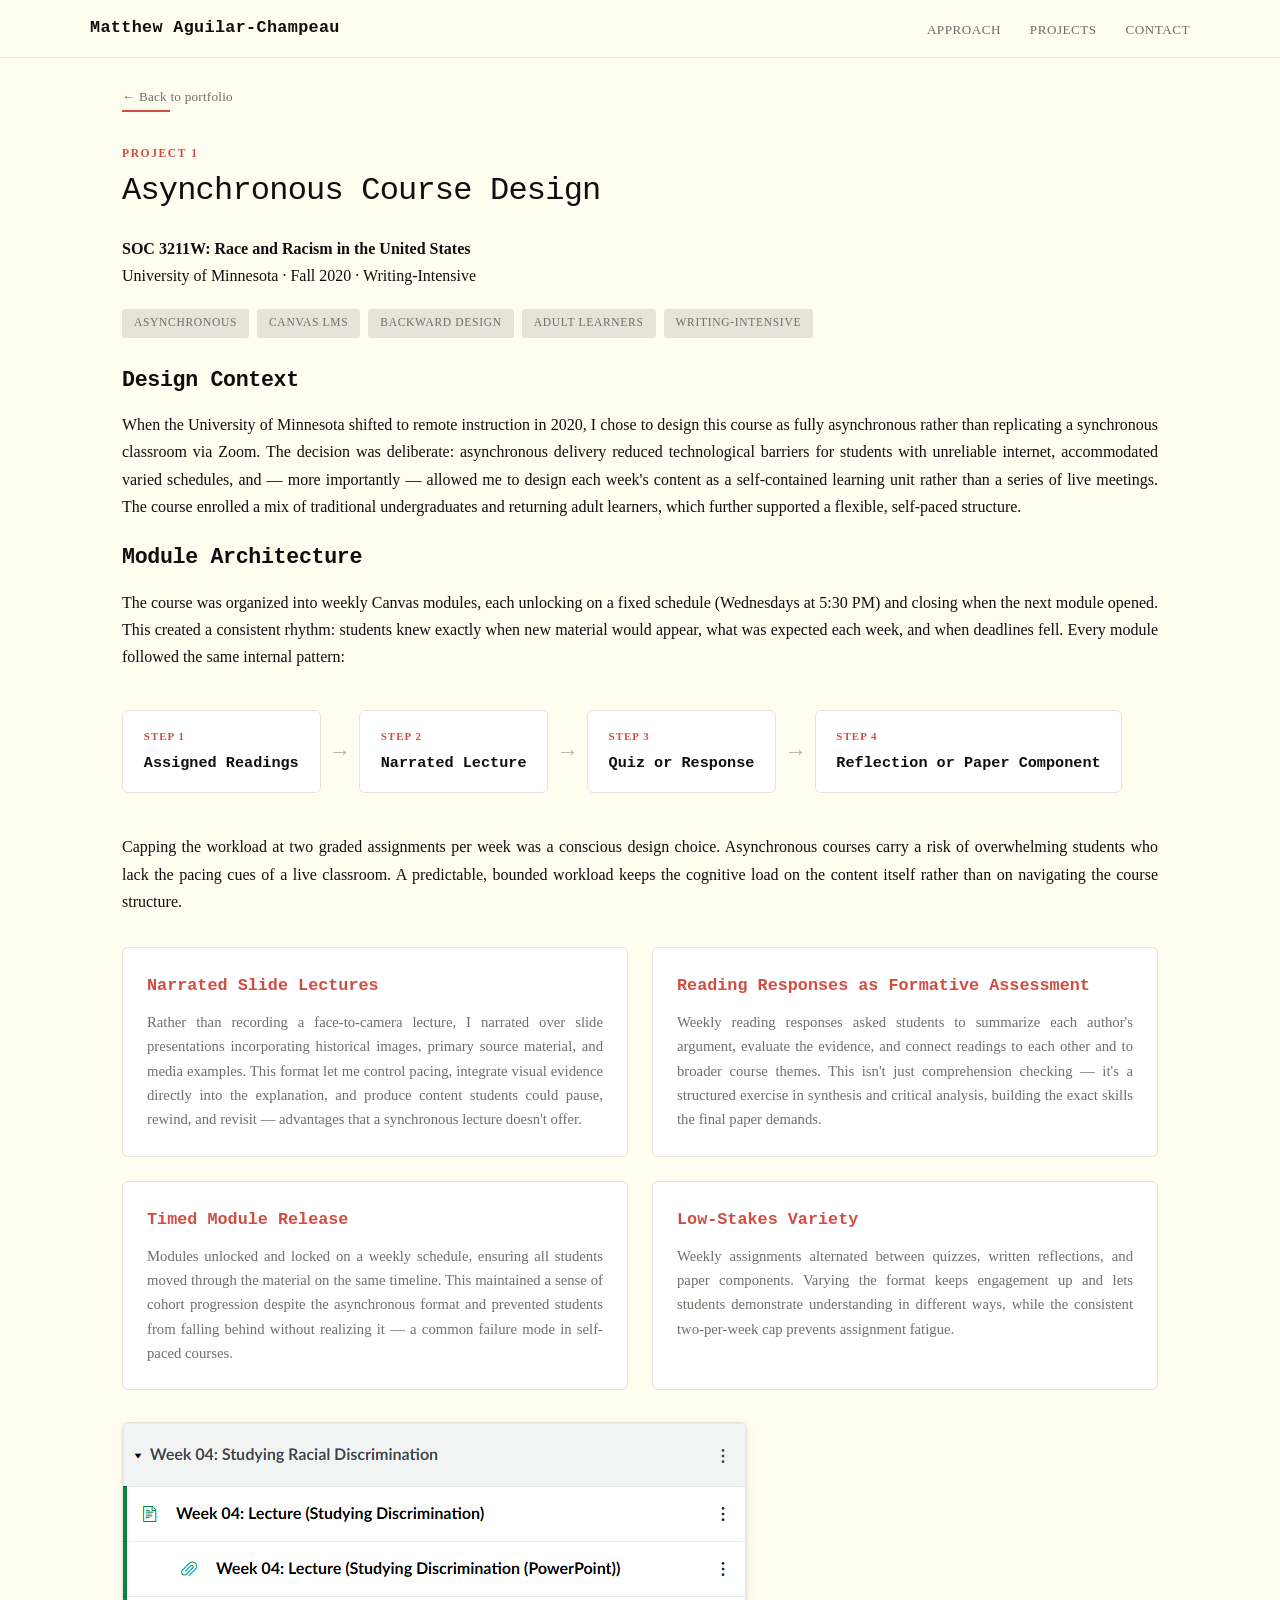
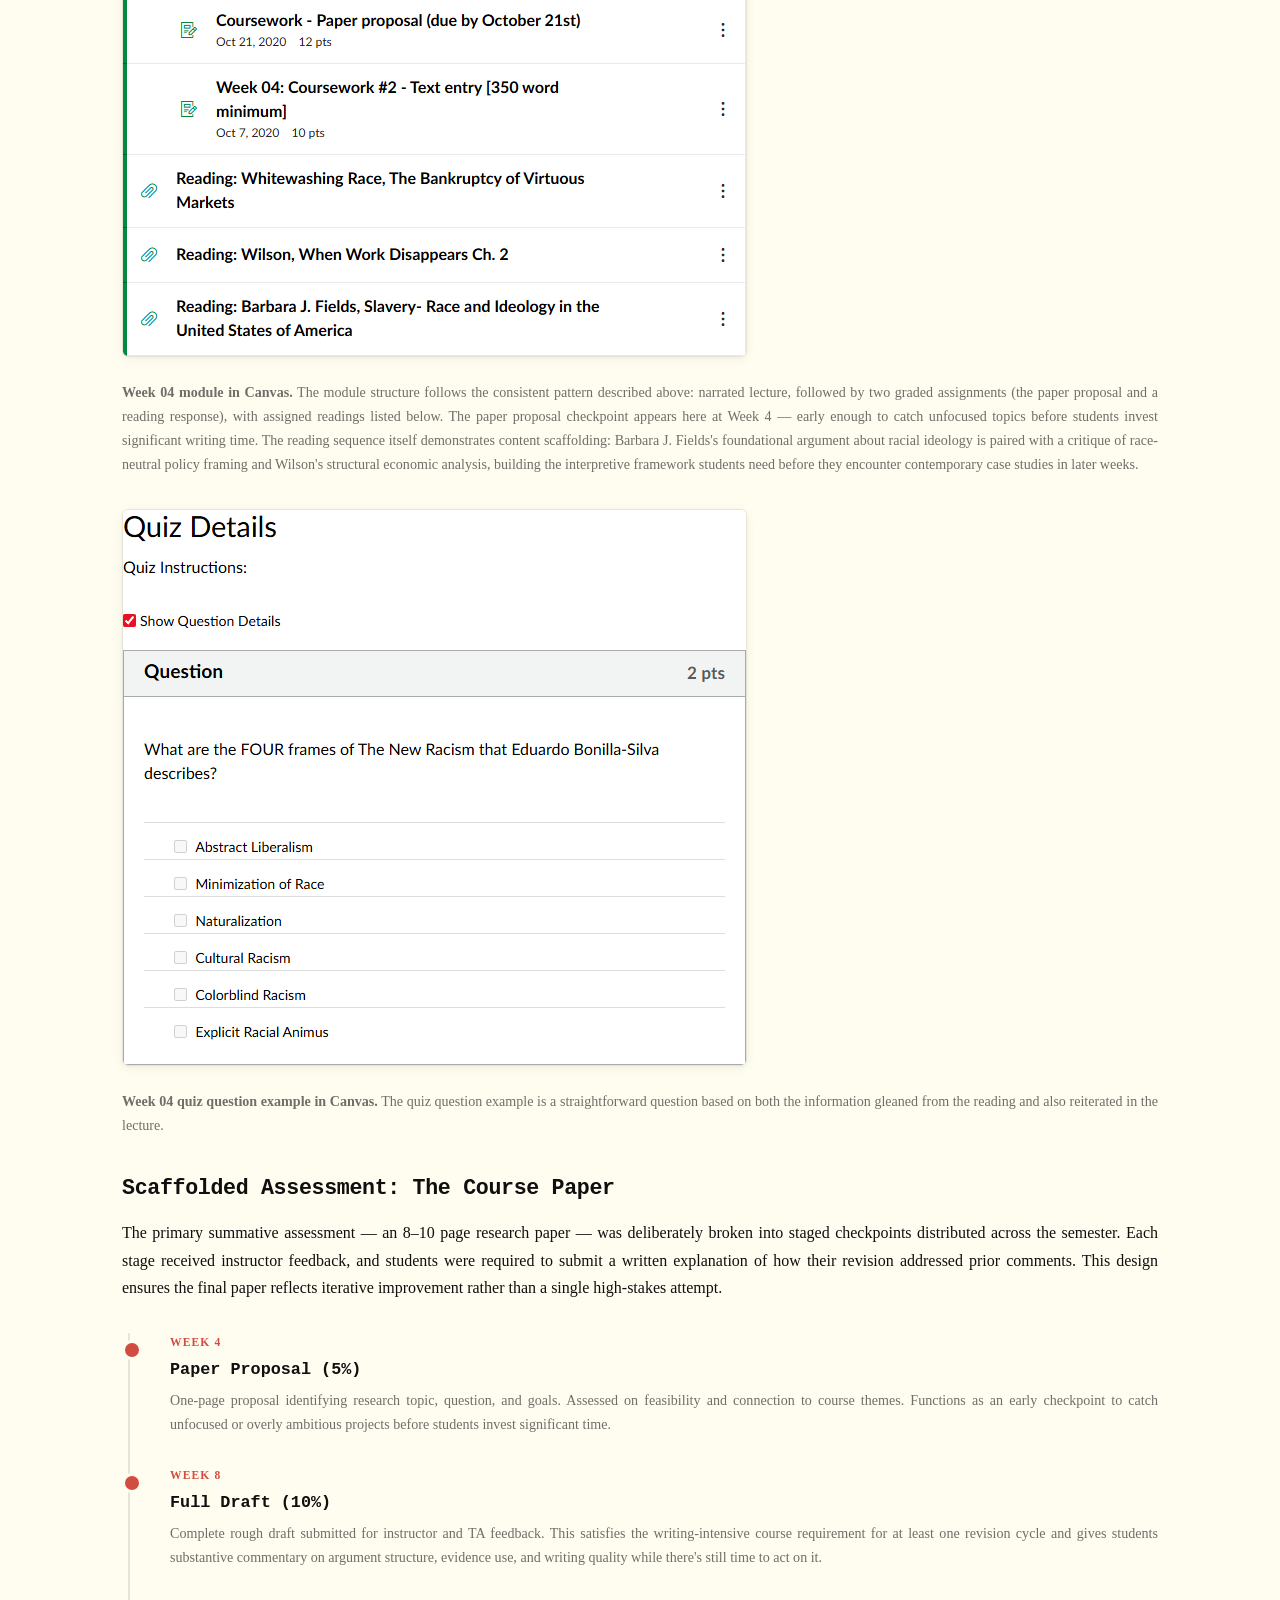
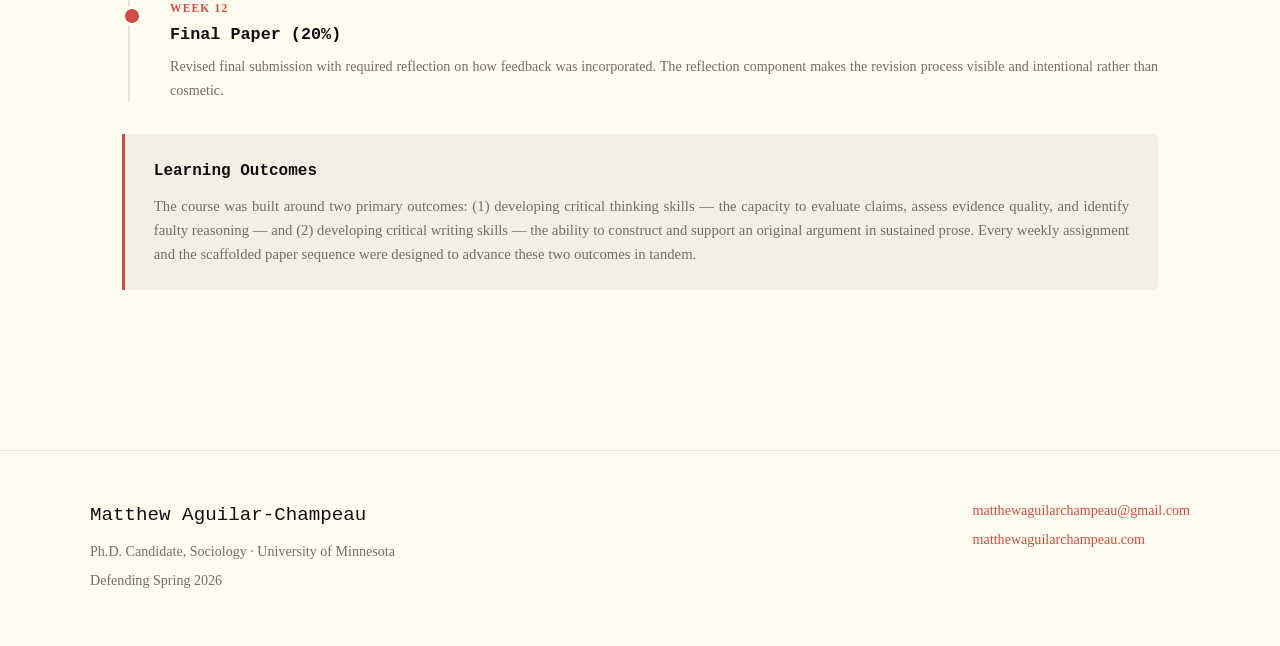
<file: Course design.html>
<!DOCTYPE html>
<html lang="en">
<head>
<meta charset="UTF-8">
<meta name="viewport" content="width=device-width, initial-scale=1.0">
<title>Asynchronous Course Design — Matthew Aguilar-Champeau</title>
<link rel="preconnect" href="https://fonts.googleapis.com">
<link rel="preconnect" href="https://fonts.gstatic.com" crossorigin>
<link href="https://fonts.googleapis.com/css2?family=EB+Garamond:ital,wght@0,400;0,500;0,600;0,700;1,400;1,500&family=DM+Sans:ital,wght@0,400;0,500;0,600;1,400&display=swap" rel="stylesheet">
<link rel="stylesheet" href="styles.css">
</head>
<body>

<!-- NAVIGATION -->
<nav>
  <div class="nav-inner">
    <a href="index.html" class="nav-name">Matthew Aguilar-Champeau</a>
    <ul class="nav-links">
      <li><a href="index.html#approach">Approach</a></li>
      <li><a href="index.html#projects">Projects</a></li>
      <li><a href="index.html#contact">Contact</a></li>
    </ul>
  </div>
</nav>

<div class="back-link">
  <a href="index.html">← Back to portfolio</a>
</div>

<!-- PROJECT 1: ASYNCHRONOUS COURSE DESIGN -->
<section class="section" id="course-design">
  <div class="section-divider"></div>
  <div class="section-label">Project 1</div>
  <h2>Asynchronous Course Design</h2>
  <p>
    <strong>SOC 3211W: Race and Racism in the United States</strong><br>
    University of Minnesota · Fall 2020 · Writing-Intensive
  </p>
  <div class="tags">
    <span class="tag">Asynchronous</span>
    <span class="tag">Canvas LMS</span>
    <span class="tag">Backward Design</span>
    <span class="tag">Adult Learners</span>
    <span class="tag">Writing-Intensive</span>
  </div>

  <h3>Design Context</h3>
  <p>
    When the University of Minnesota shifted to remote instruction in 2020, I chose to design this course as fully asynchronous rather than replicating a synchronous classroom via Zoom. The decision was deliberate: asynchronous delivery reduced technological barriers for students with unreliable internet, accommodated varied schedules, and — more importantly — allowed me to design each week's content as a self-contained learning unit rather than a series of live meetings. The course enrolled a mix of traditional undergraduates and returning adult learners, which further supported a flexible, self-paced structure.
  </p>

  <h3>Module Architecture</h3>
  <p>
    The course was organized into weekly Canvas modules, each unlocking on a fixed schedule (Wednesdays at 5:30 PM) and closing when the next module opened. This created a consistent rhythm: students knew exactly when new material would appear, what was expected each week, and when deadlines fell. Every module followed the same internal pattern:
  </p>

  <div class="flow-container">
    <div class="flow">
      <div class="flow-step">
        <div class="step-label">Step 1</div>
        <div class="step-title">Assigned Readings</div>
      </div>
      <div class="flow-arrow">→</div>
      <div class="flow-step">
        <div class="step-label">Step 2</div>
        <div class="step-title">Narrated Lecture</div>
      </div>
      <div class="flow-arrow">→</div>
      <div class="flow-step">
        <div class="step-label">Step 3</div>
        <div class="step-title">Quiz or Response</div>
      </div>
      <div class="flow-arrow">→</div>
      <div class="flow-step">
        <div class="step-label">Step 4</div>
        <div class="step-title">Reflection or Paper Component</div>
      </div>
    </div>
  </div>

  <p>
    Capping the workload at two graded assignments per week was a conscious design choice. Asynchronous courses carry a risk of overwhelming students who lack the pacing cues of a live classroom. A predictable, bounded workload keeps the cognitive load on the content itself rather than on navigating the course structure.
  </p>

  <div class="rationale-grid">
    <div class="rationale-card">
      <h4>Narrated Slide Lectures</h4>
      <p>Rather than recording a face-to-camera lecture, I narrated over slide presentations incorporating historical images, primary source material, and media examples. This format let me control pacing, integrate visual evidence directly into the explanation, and produce content students could pause, rewind, and revisit — advantages that a synchronous lecture doesn't offer.</p>
    </div>
    <div class="rationale-card">
      <h4>Reading Responses as Formative Assessment</h4>
      <p>Weekly reading responses asked students to summarize each author's argument, evaluate the evidence, and connect readings to each other and to broader course themes. This isn't just comprehension checking — it's a structured exercise in synthesis and critical analysis, building the exact skills the final paper demands.</p>
    </div>
    <div class="rationale-card">
      <h4>Timed Module Release</h4>
      <p>Modules unlocked and locked on a weekly schedule, ensuring all students moved through the material on the same timeline. This maintained a sense of cohort progression despite the asynchronous format and prevented students from falling behind without realizing it — a common failure mode in self-paced courses.</p>
    </div>
    <div class="rationale-card">
      <h4>Low-Stakes Variety</h4>
      <p>Weekly assignments alternated between quizzes, written reflections, and paper components. Varying the format keeps engagement up and lets students demonstrate understanding in different ways, while the consistent two-per-week cap prevents assignment fatigue.</p>
    </div>
  </div>

  <div class="canvas-screenshot">
    <center><img src="assets/3211W/canvas_module-04.png" alt="Canvas module view for Week 04: Studying Racial Discrimination, showing lecture pages, two graded assignments, and three assigned readings"></center>
    <p class="screenshot-caption">
      <strong>Week 04 module in Canvas.</strong> The module structure follows the consistent pattern described above: narrated lecture, followed by two graded assignments (the paper proposal and a reading response), with assigned readings listed below. The paper proposal checkpoint appears here at Week 4 — early enough to catch unfocused topics before students invest significant writing time. The reading sequence itself demonstrates content scaffolding: Barbara J. Fields's foundational argument about racial ideology is paired with a critique of race-neutral policy framing and Wilson's structural economic analysis, building the interpretive framework students need before they encounter contemporary case studies in later weeks.
    </p>
  </div>

  <div class="canvas-screenshot">
    <center><img src="assets/3211W/canvas_quiz-04.png" alt="Canvas quiz for Week 04 sample question"></center>
    <p class="screenshot-caption">
      <strong>Week 04 quiz question example in Canvas.</strong> The quiz question example is a straightforward question based on both the information gleaned from the reading and also reiterated in the lecture.
    </p>
  </div>

  <h3>Scaffolded Assessment: The Course Paper</h3>
  <p>
    The primary summative assessment — an 8–10 page research paper — was deliberately broken into staged checkpoints distributed across the semester. Each stage received instructor feedback, and students were required to submit a written explanation of how their revision addressed prior comments. This design ensures the final paper reflects iterative improvement rather than a single high-stakes attempt.
  </p>

  <div class="scaffold-timeline">
    <div class="scaffold-item">
      <div class="scaffold-week">Week 4</div>
      <h4>Paper Proposal (5%)</h4>
      <p>One-page proposal identifying research topic, question, and goals. Assessed on feasibility and connection to course themes. Functions as an early checkpoint to catch unfocused or overly ambitious projects before students invest significant time.</p>
    </div>
    <div class="scaffold-item">
      <div class="scaffold-week">Week 8</div>
      <h4>Full Draft (10%)</h4>
      <p>Complete rough draft submitted for instructor and TA feedback. This satisfies the writing-intensive course requirement for at least one revision cycle and gives students substantive commentary on argument structure, evidence use, and writing quality while there's still time to act on it.</p>
    </div>
    <div class="scaffold-item">
      <div class="scaffold-week">Week 12</div>
      <h4>Final Paper (20%)</h4>
      <p>Revised final submission with required reflection on how feedback was incorporated. The reflection component makes the revision process visible and intentional rather than cosmetic.</p>
    </div>
  </div>

  <div class="artifact-block">
    <h4>Learning Outcomes</h4>
    <p>The course was built around two primary outcomes: (1) developing critical thinking skills — the capacity to evaluate claims, assess evidence quality, and identify faulty reasoning — and (2) developing critical writing skills — the ability to construct and support an original argument in sustained prose. Every weekly assignment and the scaffolded paper sequence were designed to advance these two outcomes in tandem.</p>
  </div>
</section>

<!-- FOOTER -->
<footer id="contact">
  <div class="footer-inner">
    <div>
      <h3>Matthew Aguilar-Champeau</h3>
      <p>Ph.D. Candidate, Sociology · University of Minnesota</p>
      <p>Defending Spring 2026</p>
    </div>
    <div style="text-align: right;">
      <p><a href="mailto:matthewaguilarchampeau@gmail.com">matthewaguilarchampeau@gmail.com</a></p>
      <p><a href="https://www.matthewaguilarchampeau.com" target="_blank">matthewaguilarchampeau.com</a></p>
    </div>
  </div>
</footer>

</body>
</html>
</file>
<file: styles.css>
/* ========================================
   Matthew Aguilar-Champeau — Portfolio
   Shared Stylesheet · Flexoki Palette
   Light/Dark Mode
   ======================================== */

/* --- FLEXOKI TOKEN LAYER --- */
:root {
  /* Flexoki base */
  --fl-black: #100F0F;
  --fl-950: #1C1B1A;
  --fl-900: #282726;
  --fl-850: #343331;
  --fl-800: #403E3C;
  --fl-700: #575653;
  --fl-600: #6F6E69;
  --fl-500: #878580;
  --fl-300: #B7B5AC;
  --fl-200: #CECDC3;
  --fl-150: #DAD8CE;
  --fl-100: #E6E4D9;
  --fl-50: #F2F0E5;
  --fl-paper: #FFFCF0;

  /* Flexoki accents — light uses 600, dark uses 400 */
  --fl-red-600: #D14D41;
  --fl-red-400: #D14D41;
  --fl-orange-600: #BC5215;
  --fl-orange-400: #DA702C;
  --fl-yellow-600: #AD8301;
  --fl-yellow-400: #D0A215;
  --fl-green-600: #66800B;
  --fl-green-400: #879A39;
  --fl-cyan-600: #24837B;
  --fl-cyan-400: #3AA99F;
  --fl-blue-600: #205EA6;
  --fl-blue-400: #4385BE;
  --fl-purple-600: #5E409D;
  --fl-purple-400: #8B7EC8;
  --fl-magenta-600: #A02F6F;
  --fl-magenta-400: #CE5D97;
}

/* --- LIGHT MODE (default) --- */
:root,
[data-theme="light"] {
  --color-bg: var(--fl-paper);
  --color-bg-2: var(--fl-50);
  --color-text: var(--fl-black);
  --color-text-muted: var(--fl-600);
  --color-text-faint: var(--fl-300);
  --color-border: var(--fl-100);
  --color-border-hover: var(--fl-150);
  --color-border-active: var(--fl-200);
  --color-card-bg: #FFFFFF;
  --color-highlight: var(--fl-50);
  --color-tag-bg: var(--fl-100);

  /* Accent — red across both modes */
  --color-accent: var(--fl-red-400);
  --color-accent-hover: var(--fl-red-600);
  --color-link: var(--fl-cyan-600);

  /* Shadows */
  --shadow-card: 0 2px 12px rgba(16, 15, 15, 0.05), 0 1px 3px rgba(16, 15, 15, 0.03);
  --shadow-card-hover: 0 4px 16px rgba(16, 15, 15, 0.08);

  /* Nav */
  --nav-bg: rgba(255, 252, 240, 0.92);

  /* Toggle icon */
  --toggle-icon: "☽";
}

/* --- DARK MODE --- */
[data-theme="dark"] {
  --color-bg: var(--fl-black);
  --color-bg-2: var(--fl-950);
  --color-text: var(--fl-200);
  --color-text-muted: var(--fl-500);
  --color-text-faint: var(--fl-700);
  --color-border: var(--fl-900);
  --color-border-hover: var(--fl-850);
  --color-border-active: var(--fl-800);
  --color-card-bg: var(--fl-950);
  --color-highlight: var(--fl-900);
  --color-tag-bg: var(--fl-900);

  /* Accent — using orange-400 for dark, cyan-400 for links */
  --color-accent: var(--fl-red-400);
  --color-accent-hover: var(--fl-red-600);
  --color-link: var(--fl-cyan-400);

  /* Shadows */
  --shadow-card: 0 2px 12px rgba(0, 0, 0, 0.2), 0 1px 3px rgba(0, 0, 0, 0.15);
  --shadow-card-hover: 0 4px 16px rgba(0, 0, 0, 0.3);

  /* Nav */
  --nav-bg: rgba(16, 15, 15, 0.92);

  /* Toggle icon */
  --toggle-icon: "☀";
}

/* --- FONT STACK --- */
:root {
  --font-display: 'Geist Mono', 'Cascadia Code', monospace;
  --font-body: 'iA Writer Quattro V', 'iA Writer Quattro', Georgia, serif;
  --font-mono: 'Geist Mono', 'Cascadia Code', monospace;
  --max-width: 1100px;
  --spacing-section: 6rem;
}

/* --- RESET --- */
* {
  margin: 0;
  padding: 0;
  box-sizing: border-box;
}

html {
  scroll-behavior: smooth;
  font-size: 16px;
}

body {
  font-family: var(--font-body);
  color: var(--color-text);
  background: var(--color-bg);
  line-height: 1.7;
  -webkit-font-smoothing: antialiased;
  transition: background 0.3s ease, color 0.3s ease;
  text-align: justify;
  text-align-last: left;
  hyphens: auto;
}

/* Override justify on non-prose elements */
nav,
nav a,
nav button,
h1,
h2,
h3,
h4,
h5,
h6,
.hero-label,
.section-label,
.section-divider,
.tag,
.tags,
.case-tag,
.case-tags,
.case-num,
.creds-chip,
.creds-chips,
.creds-meta,
.mast-eyebrow,
.mast-status,
.mast-status-key,
.mast-status-val,
.h-section-head,
.case-meta,
.case-arrow,
.hub-foot h4,
.hub-foot-copy,
.flow-step,
.scaffold-item .scaffold-week,
.tool-tag,
.media-type,
.back-link {
  text-align: left;
  hyphens: none;
}

nav {
  position: sticky;
  top: 0;
  z-index: 100;
  background: var(--nav-bg);
  backdrop-filter: blur(12px);
  border-bottom: 1px solid var(--color-border);
  padding: 0.9rem 2rem;
}

nav .nav-inner {
  max-width: var(--max-width);
  margin: 0 auto;
  display: flex;
  justify-content: space-between;
  align-items: center;
}

nav .nav-name {
  font-family: var(--font-display);
  font-size: 1.05rem;
  font-weight: 600;
  letter-spacing: 0.02em;
  color: var(--color-text);
  text-decoration: none;
}

nav .nav-name:hover {
  color: var(--color-accent);
}

nav .nav-links {
  display: flex;
  gap: 1.8rem;
  list-style: none;
  align-items: center;
}

nav .nav-links a {
  font-size: 0.82rem;
  font-weight: 500;
  text-decoration: none;
  color: var(--color-text-muted);
  letter-spacing: 0.04em;
  text-transform: uppercase;
  transition: color 0.2s;
}

nav .nav-links a:hover {
  color: var(--color-accent);
}

nav .nav-links a.active {
  color: var(--color-accent);
}

/* --- THEME TOGGLE --- */
.theme-toggle {
  background: none;
  border: 1px solid var(--color-border);
  border-radius: 4px;
  padding: 0.3rem 0.6rem;
  cursor: pointer;
  font-size: 0.9rem;
  line-height: 1;
  color: var(--color-text-muted);
  transition: border-color 0.2s, color 0.2s;
  display: flex;
  align-items: center;
  gap: 0.4rem;
}

.theme-toggle:hover {
  border-color: var(--color-accent);
  color: var(--color-accent);
}

.theme-toggle::before {
  content: var(--toggle-icon);
}

/* --- HERO --- */
.hero {
  max-width: var(--max-width);
  margin: 0 auto;
  padding: 5rem 2rem 4rem;
}

.hero-label {
  font-size: 0.78rem;
  font-weight: 600;
  letter-spacing: 0.12em;
  text-transform: uppercase;
  color: var(--color-accent);
  margin-bottom: 1.2rem;
}

.hero h1 {
  font-family: var(--font-display);
  font-size: 2.8rem;
  font-weight: 500;
  line-height: 1.2;
  letter-spacing: -0.03em;
  color: var(--color-text);
  margin-bottom: 1.5rem;
}

.hero-intro {
  font-size: 1.08rem;
  line-height: 1.8;
  color: var(--color-text-muted);
}

/* --- SECTION LAYOUT --- */
.section {
  max-width: var(--max-width);
  margin: 0 auto;
  padding: 0 2rem var(--spacing-section);
}

.section-divider {
  width: 48px;
  height: 2px;
  background: var(--color-accent);
  margin-bottom: 2rem;
}

.section-label {
  font-size: 0.72rem;
  font-weight: 600;
  letter-spacing: 0.14em;
  text-transform: uppercase;
  color: var(--color-accent);
  margin-bottom: 0.5rem;
}

.section h2 {
  font-family: var(--font-display);
  font-size: 2rem;
  font-weight: 500;
  line-height: 1.25;
  letter-spacing: -0.025em;
  margin-bottom: 1.5rem;
  color: var(--color-text);
}

.section h3 {
  font-family: var(--font-display);
  font-size: 1.35rem;
  font-weight: 600;
  letter-spacing: -0.015em;
  margin-bottom: 0.8rem;
  color: var(--color-text);
}

.section p {
  margin-bottom: 1.2rem;
}

/* --- TAGS --- */
.tags {
  display: flex;
  flex-wrap: wrap;
  gap: 0.5rem;
  margin-bottom: 1.5rem;
}

.tag {
  font-size: 0.72rem;
  font-weight: 500;
  letter-spacing: 0.06em;
  text-transform: uppercase;
  padding: 0.3rem 0.75rem;
  background: var(--color-tag-bg);
  border-radius: 3px;
  color: var(--color-text-muted);
}

/* --- DESIGN RATIONALE CARDS --- */
.rationale-grid {
  display: grid;
  grid-template-columns: 1fr 1fr;
  gap: 1.5rem;
  margin: 2rem 0;
}

.rationale-card {
  background: var(--color-card-bg);
  border: 1px solid var(--color-border);
  border-radius: 6px;
  padding: 1.5rem;
}

.rationale-card h4 {
  font-family: var(--font-display);
  font-size: 1.05rem;
  font-weight: 600;
  margin-bottom: 0.6rem;
  color: var(--color-accent);
}

.rationale-card p {
  font-size: 0.92rem;
  line-height: 1.65;
  color: var(--color-text-muted);
  margin-bottom: 0;
  max-width: none;
}

/* --- ARTIFACT HIGHLIGHT --- */
.artifact-block {
  background: var(--color-highlight);
  border-left: 3px solid var(--color-accent);
  padding: 1.5rem 1.8rem;
  margin: 2rem 0;
  border-radius: 0 6px 6px 0;
}

.artifact-block h4 {
  font-family: var(--font-display);
  font-size: 1rem;
  font-weight: 600;
  margin-bottom: 0.5rem;
  color: var(--color-text);
}

.artifact-block p {
  font-size: 0.92rem;
  line-height: 1.65;
  color: var(--color-text-muted);
  max-width: none;
  margin-bottom: 0;
}

/* --- FLOW DIAGRAM --- */
.flow-container {
  margin: 2.5rem 0;
  overflow-x: auto;
}

.flow {
  display: flex;
  align-items: center;
  gap: 0;
  min-width: fit-content;
}

.flow-step {
  background: var(--color-card-bg);
  border: 1px solid var(--color-border);
  border-radius: 6px;
  padding: 1rem 1.3rem;
  min-width: 140px;
  text-align: center;
}

.flow-step .step-label {
  font-size: 0.68rem;
  font-weight: 600;
  letter-spacing: 0.1em;
  text-transform: uppercase;
  color: var(--color-accent);
  margin-bottom: 0.3rem;
}

.flow-step .step-title {
  font-family: var(--font-display);
  font-size: 0.95rem;
  font-weight: 600;
  color: var(--color-text);
}

.flow-arrow {
  color: var(--color-text-faint);
  font-size: 1.4rem;
  padding: 0 0.5rem;
  flex-shrink: 0;
}

/* --- WEEK STRUCTURE TABLE --- */
.week-structure {
  width: 100%;
  border-collapse: collapse;
  margin: 2rem 0;
  font-size: 0.9rem;
}

.week-structure th {
  text-align: left;
  font-size: 0.72rem;
  font-weight: 600;
  letter-spacing: 0.1em;
  text-transform: uppercase;
  color: var(--color-text-muted);
  padding: 0.8rem 1rem;
  border-bottom: 2px solid var(--color-border);
}

.week-structure td {
  padding: 0.8rem 1rem;
  border-bottom: 1px solid var(--color-border);
  vertical-align: top;
}

.week-structure td:first-child {
  font-weight: 500;
  white-space: nowrap;
  color: var(--color-accent);
}

/* --- SCAFFOLD TIMELINE --- */
.scaffold-timeline {
  position: relative;
  padding-left: 2rem;
  margin: 2rem 0;
}

.scaffold-timeline::before {
  content: '';
  position: absolute;
  left: 6px;
  top: 0;
  bottom: 0;
  width: 2px;
  background: var(--color-border);
}

.scaffold-item {
  position: relative;
  margin-bottom: 1.8rem;
  padding-left: 1rem;
}

.scaffold-item::before {
  content: '';
  position: absolute;
  left: -2rem;
  top: 0.45rem;
  width: 14px;
  height: 14px;
  border-radius: 50%;
  background: var(--color-accent);
  border: 3px solid var(--color-bg);
}

.scaffold-item .scaffold-week {
  font-size: 0.72rem;
  font-weight: 600;
  letter-spacing: 0.1em;
  text-transform: uppercase;
  color: var(--color-accent);
  margin-bottom: 0.2rem;
}

.scaffold-item h4 {
  font-family: var(--font-display);
  font-size: 1.05rem;
  font-weight: 600;
  margin-bottom: 0.3rem;
  color: var(--color-text);
}

.scaffold-item p {
  font-size: 0.88rem;
  color: var(--color-text-muted);
  margin-bottom: 0;
}

/* --- SLIDE ANNOTATION --- */
.slide-annotation {
  display: grid;
  grid-template-columns: 1fr 1fr;
  gap: 2rem;
  align-items: start;
  margin: 2.5rem 0;
}

.slide-img-container {
  border-radius: 6px;
  overflow: hidden;
  border: 1px solid var(--color-border);
  box-shadow: var(--shadow-card);
}

.slide-img-container img {
  width: 100%;
  display: block;
}

.slide-img-placeholder {
  width: 100%;
  aspect-ratio: 16/9;
  background: var(--color-bg-2);
  display: flex;
  align-items: center;
  justify-content: center;
  color: var(--color-text-muted);
  font-size: 0.85rem;
  font-style: italic;
}

.slide-commentary h4 {
  font-family: var(--font-display);
  font-size: 1.05rem;
  font-weight: 600;
  margin-bottom: 0.6rem;
  color: var(--color-text);
}

.slide-commentary p {
  font-size: 0.9rem;
  line-height: 1.7;
  color: var(--color-text-muted);
  max-width: none;
}

/* --- CANVAS SCREENSHOTS --- */
.canvas-screenshot {
  margin: 2rem 0;
}

.canvas-screenshot img {
  max-width: 100%;
  border-radius: 6px;
  border: 1px solid var(--color-border);
  box-shadow: var(--shadow-card);
}

.screenshot-caption {
  font-size: 0.88rem;
  line-height: 1.7;
  color: var(--color-text-muted);
  margin-top: 1rem;
  max-width: none;
}

/* --- MEDIA LINKS --- */
.media-item {
  display: flex;
  gap: 1.5rem;
  padding: 1.5rem 0;
  border-bottom: 1px solid var(--color-border);
  align-items: flex-start;
}

.media-item:last-child {
  border-bottom: none;
}

.media-type {
  font-size: 0.68rem;
  font-weight: 600;
  letter-spacing: 0.1em;
  text-transform: uppercase;
  color: var(--color-accent);
  background: var(--color-tag-bg);
  padding: 0.3rem 0.6rem;
  border-radius: 3px;
  white-space: nowrap;
  margin-top: 0.2rem;
}

.media-content h4 {
  font-family: var(--font-display);
  font-size: 1.05rem;
  font-weight: 600;
  margin-bottom: 0.3rem;
  color: var(--color-text);
}

.media-content h4 a {
  color: var(--color-text);
  text-decoration: none;
  border-bottom: 1px solid var(--color-border);
  transition: border-color 0.2s, color 0.2s;
}

.media-content h4 a:hover {
  color: var(--color-accent);
  border-color: var(--color-accent);
}

.media-content p {
  font-size: 0.88rem;
  color: var(--color-text-muted);
  margin-bottom: 0;
  max-width: none;
}

/* --- ABOUT / PHILOSOPHY --- */
.about-section {
  max-width: var(--max-width);
  margin: 0 auto;
  padding: 0 2rem var(--spacing-section);
}

.about-section h2 {
  font-family: var(--font-display);
  font-size: 2rem;
  font-weight: 500;
  line-height: 1.25;
  margin-bottom: 1rem;
  color: var(--color-text);
}

.about-section p {
  margin-bottom: 0.5rem;
}

.about-grid {
  display: grid;
  grid-template-columns: 1fr 1fr 1fr;
  gap: 1.5rem;
  margin: 2rem 0;
}

.about-card {
  padding: 1.5rem;
  border-top: 2px solid var(--color-accent);
}

.about-card h4 {
  font-family: var(--font-display);
  font-size: 1.05rem;
  font-weight: 600;
  margin-bottom: 0.6rem;
  color: var(--color-text);
}

.about-card p {
  font-size: 0.88rem;
  line-height: 1.7;
  color: var(--color-text-muted);
  margin-bottom: 0;
  max-width: none;
}

.tools-row {
  display: flex;
  flex-wrap: wrap;
  gap: 0.5rem;
  margin: 2rem 0 0;
}

.tool-tag {
  font-size: 0.72rem;
  font-weight: 500;
  letter-spacing: 0.06em;
  text-transform: uppercase;
  padding: 0.35rem 0.85rem;
  background: var(--color-card-bg);
  border: 1px solid var(--color-border);
  border-radius: 3px;
  color: var(--color-text-muted);
}

.testimonial-strip {
  display: grid;
  grid-template-columns: 1fr 1fr 1fr;
  gap: 1.5rem;
  margin: 2.5rem 0 0;
}

.testimonial {
  background: var(--color-card-bg);
  border: 1px solid var(--color-border);
  border-radius: 6px;
  padding: 1.5rem;
}

.testimonial p {
  font-size: 0.85rem;
  line-height: 1.7;
  color: var(--color-text-muted);
  font-style: italic;
  margin-bottom: 0.8rem;
  max-width: none;
}

.testimonial .testimonial-label {
  font-size: 0.72rem;
  font-weight: 600;
  letter-spacing: 0.08em;
  text-transform: uppercase;
  color: var(--color-accent);
}

.awards-inline {
  margin-top: 2rem;
  padding: 1.2rem 1.5rem;
  background: var(--color-highlight);
  border-radius: 6px;
  display: flex;
  gap: 2.5rem;
  align-items: center;
  flex-wrap: wrap;
}

.awards-inline .award-item {
  font-size: 0.85rem;
  color: var(--color-text-muted);
  line-height: 1.5;
}

.awards-inline .award-year {
  font-weight: 600;
  color: var(--color-accent);
  margin-right: 0.3rem;
}

/* --- PROJECT CARDS (Landing Page) --- */
.projects-grid {
  max-width: var(--max-width);
  margin: 0 auto;
  padding: 0 2rem var(--spacing-section);
}

.projects-grid h2 {
  font-family: var(--font-display);
  font-size: 2rem;
  font-weight: 500;
  line-height: 1.25;
  margin-bottom: 1.5rem;
  color: var(--color-text);
}

.project-cards {
  display: grid;
  grid-template-columns: 1fr 1fr 1fr;
  gap: 1.5rem;
}

.project-card {
  background: var(--color-card-bg);
  border: 1px solid var(--color-border);
  border-radius: 6px;
  padding: 2rem 1.8rem;
  text-decoration: none;
  color: inherit;
  transition: border-color 0.2s, box-shadow 0.2s;
  display: flex;
  flex-direction: column;
}

.project-card:hover {
  border-color: var(--color-accent);
  box-shadow: var(--shadow-card-hover);
}

.project-card .card-label {
  font-size: 0.68rem;
  font-weight: 600;
  letter-spacing: 0.12em;
  text-transform: uppercase;
  color: var(--color-accent);
  margin-bottom: 0.8rem;
}

.project-card h3 {
  font-family: var(--font-display);
  font-size: 1.25rem;
  font-weight: 600;
  line-height: 1.3;
  color: var(--color-text);
  margin-bottom: 0.8rem;
}

.project-card .card-desc {
  font-size: 0.88rem;
  line-height: 1.65;
  color: var(--color-text-muted);
  flex: 1;
  margin-bottom: 1.2rem;
}

.project-card .card-tags {
  display: flex;
  flex-wrap: wrap;
  gap: 0.4rem;
  margin-bottom: 1.2rem;
}

.project-card .card-tags .tag {
  font-size: 0.65rem;
  padding: 0.2rem 0.6rem;
}

.project-card .card-cta {
  font-size: 0.82rem;
  font-weight: 600;
  color: var(--color-accent);
  letter-spacing: 0.02em;
}

.project-card:hover .card-cta {
  text-decoration: underline;
}

/* --- BACK LINK (Project Pages) --- */
.back-link {
  max-width: var(--max-width);
  margin: 0 auto;
  padding: 1.5rem 2rem 0;
}

.back-link a {
  font-size: 0.82rem;
  font-weight: 500;
  text-decoration: none;
  color: var(--color-text-muted);
  letter-spacing: 0.02em;
  transition: color 0.2s;
}

.back-link a:hover {
  color: var(--color-accent);
}

/* --- FOOTER --- */
footer {
  border-top: 1px solid var(--color-border);
  padding: 3rem 2rem;
  margin-top: 2rem;
}

footer .footer-inner {
  max-width: var(--max-width);
  margin: 0 auto;
  display: flex;
  justify-content: space-between;
  align-items: flex-start;
  gap: 2rem;
}

footer h3 {
  font-family: var(--font-display);
  font-size: 1.2rem;
  font-weight: 500;
  margin-bottom: 0.5rem;
}

footer p {
  font-size: 0.88rem;
  color: var(--color-text-muted);
  margin-bottom: 0.3rem;
}

footer a {
  color: var(--color-accent);
  text-decoration: none;
}

/* --- RESPONSIVE --- */
@media (max-width: 720px) {
  .hero h1 {
    font-size: 2rem;
  }

  .section h2 {
    font-size: 1.6rem;
  }

  .rationale-grid {
    grid-template-columns: 1fr;
  }

  .slide-annotation {
    grid-template-columns: 1fr;
  }

  .about-grid {
    grid-template-columns: 1fr;
  }

  .testimonial-strip {
    grid-template-columns: 1fr;
  }

  .project-cards {
    grid-template-columns: 1fr;
  }

  .awards-inline {
    flex-direction: column;
    gap: 0.8rem;
  }

  nav .nav-links {
    gap: 1rem;
  }

  nav .nav-links a {
    font-size: 0.75rem;
  }

  footer .footer-inner {
    flex-direction: column;
  }

  .flow {
    flex-wrap: wrap;
    justify-content: center;
  }
}

/* ========================================
   HUB LAYOUT — Homepage
   ======================================== */

/* Shell */
.hub-shell {
  max-width: var(--max-width);
  margin: 0 auto;
  padding: 0 2rem;
}

/* --- MASTHEAD --- */
.mast {
  display: grid;
  grid-template-columns: 1fr 260px;
  gap: 3rem;
  padding: 4rem 0 3.5rem;
  border-bottom: 1px solid var(--color-border);
}

.mast-eyebrow {
  font-family: var(--font-display);
  font-size: 0.68rem;
  font-weight: 400;
  letter-spacing: 0.12em;
  text-transform: uppercase;
  color: var(--color-text-muted);
  margin-bottom: 1.2rem;
}

.mast-title {
  font-family: var(--font-display);
  font-size: 2rem;
  font-weight: 500;
  line-height: 1.2;
  letter-spacing: -0.03em;
  color: var(--color-text);
  margin-bottom: 1.2rem;
}

.mast-lede {
  font-size: 0.93rem;
  line-height: 1.85;
  color: var(--color-text-muted);
}

.mast-status {
  border-left: 1px solid var(--color-border);
  padding-left: 2rem;
  padding-top: 0.25rem;
}

.mast-status-row {
  display: flex;
  flex-direction: column;
  padding: 0.65rem 0;
  border-bottom: 1px solid var(--color-border);
}

.mast-status-row:last-child {
  border-bottom: none;
}

.mast-status-key {
  font-family: var(--font-display);
  font-size: 0.62rem;
  font-weight: 600;
  letter-spacing: 0.12em;
  text-transform: uppercase;
  color: var(--color-text-faint);
  margin-bottom: 0.15rem;
}

.mast-status-val {
  font-size: 0.85rem;
  color: var(--color-text);
  line-height: 1.4;
}

.mast-status-val.accent {
  color: var(--color-accent);
}

.mast-status-val a {
  color: inherit;
  text-decoration: none;
  border-bottom: 1px solid var(--color-border);
  transition: border-color 0.2s, color 0.2s;
}

.mast-status-val a:hover {
  color: var(--color-accent);
  border-color: var(--color-accent);
}

/* --- SECTION HEADS (hub style) --- */
.h-section-head {
  display: flex;
  justify-content: space-between;
  align-items: baseline;
  padding: 2.5rem 0 0;
  border-top: 1px solid var(--color-border);
  margin-top: 0;
}

.h-section-head>span:first-child {
  font-family: var(--font-display);
  font-size: 0.68rem;
  font-weight: 600;
  letter-spacing: 0.14em;
  text-transform: uppercase;
  color: var(--color-text-muted);
  padding-bottom: 1.2rem;
  display: block;
}

.h-section-head .count {
  font-family: var(--font-display);
  font-size: 0.68rem;
  font-weight: 400;
  color: var(--color-text-faint);
  letter-spacing: 0.06em;
}

/* --- CASE CARDS --- */
.cases {
  /* vertical stack — no extra margin/padding needed */
}

.case-card {
  display: grid;
  grid-template-columns: 1fr 160px;
  gap: 2rem;
  align-items: start;
  padding: 1.6rem 1.5rem;
  margin: 0 -1.5rem;
  border-bottom: 1px solid var(--color-border);
  text-decoration: none;
  color: inherit;
  transition: background 0.15s;
  border-radius: 6px;
}

.case-card:hover {
  background: var(--color-highlight);
}

.case-num {
  font-family: var(--font-display);
  font-size: 0.62rem;
  font-weight: 400;
  color: var(--color-text-faint);
  letter-spacing: 0.06em;
  margin-bottom: 0.4rem;
  display: block;
}

.case-title {
  font-family: var(--font-display);
  font-size: 1.05rem;
  font-weight: 500;
  letter-spacing: -0.02em;
  color: var(--color-text);
  margin-bottom: 0.5rem;
  line-height: 1.3;
}

.case-blurb {
  font-size: 0.875rem;
  line-height: 1.7;
  color: var(--color-text-muted);
  margin-bottom: 0.8rem;
}

.case-tags {
  display: flex;
  flex-wrap: wrap;
  gap: 0.35rem;
}

.case-tag {
  font-family: var(--font-display);
  font-size: 0.62rem;
  font-weight: 500;
  letter-spacing: 0.06em;
  text-transform: uppercase;
  padding: 0.18rem 0.5rem;
  background: var(--color-tag-bg);
  border-radius: 2px;
  color: var(--color-text-muted);
}

.case-meta {
  border-left: 1px solid var(--color-border);
  padding-left: 1.2rem;
  padding-top: 0.15rem;
  text-align: right;
}

.case-meta-row {
  display: flex;
  flex-direction: column;
  margin-bottom: 0.75rem;
}

.case-meta-key {
  font-family: var(--font-display);
  font-size: 0.60rem;
  font-weight: 600;
  letter-spacing: 0.12em;
  text-transform: uppercase;
  color: var(--color-text-faint);
  margin-bottom: 0.1rem;
}

.case-meta-val {
  font-size: 0.82rem;
  color: var(--color-text-muted);
}

.case-arrow {
  display: block;
  font-family: var(--font-display);
  font-size: 0.75rem;
  font-weight: 500;
  color: var(--color-accent);
  margin-top: 0.3rem;
  transition: transform 0.15s;
  text-align: right;
}

.case-card:hover .case-arrow {
  transform: translateX(3px);
}

/* --- CREDENTIALS --- */
/* 2x2 grid for creds */
.creds.creds-grid {
  display: grid;
  grid-template-columns: 1fr 1fr;
  gap: 1.5rem;
  padding-bottom: 4rem;
}

.creds-col {
  border: 1px solid var(--color-border);
  border-radius: 6px;
  padding: 0 1.5rem 1.5rem;
}

.creds-col:first-child {
  margin-left: 0;
}

.creds-col-head {
  font-family: var(--font-display);
  font-size: 0.62rem;
  font-weight: 600;
  letter-spacing: 0.14em;
  text-transform: uppercase;
  color: var(--color-text-muted);
  padding: 1.2rem 0 1rem;
  text-align: left;
}

/* Stat grid (Teaching Record) */
.creds-stat-grid {
  display: grid;
  grid-template-columns: 1fr 1fr;
  gap: 0;
  margin-bottom: 1.2rem;
}

.creds-stat {
  padding: 0.8rem 0;
  border-bottom: 1px solid var(--color-border);
}

.creds-stat:nth-child(odd) {
  border-right: 1px solid var(--color-border);
  padding-right: 1rem;
}

.creds-stat:nth-child(even) {
  padding-left: 1rem;
}

.creds-stat-num {
  font-family: var(--font-display);
  font-size: 1.6rem;
  font-weight: 500;
  letter-spacing: -0.03em;
  color: var(--color-text);
  line-height: 1;
  margin-bottom: 0.2rem;
  text-align: left;
}

.creds-stat-label {
  font-size: 0.78rem;
  color: var(--color-text-muted);
  line-height: 1.3;
  text-align: left;
}

.creds-stat-sub {
  font-family: var(--font-display);
  font-size: 0.65rem;
  color: var(--color-text-faint);
  letter-spacing: 0.03em;
}

.creds-prose {
  font-size: 0.82rem;
  color: var(--color-text-muted);
  line-height: 1.7;
}

/* Tool groups (Tools & Platforms) */
.creds-tool-group {
  padding: 0.6rem 0;
  border-bottom: 1px solid var(--color-border);
}

.creds-tool-label {
  font-family: var(--font-display);
  font-size: 0.58rem;
  font-weight: 600;
  letter-spacing: 0.12em;
  text-transform: uppercase;
  color: var(--color-text-faint);
  margin-bottom: 0.2rem;
  text-align: left;
}

.creds-tool-row {
  font-size: 0.82rem;
  color: var(--color-text-muted);
  line-height: 1.4;
}

/* Award rows (Recognition) */
.creds-label {
  font-size: 0.875rem;
  color: var(--color-text);
  line-height: 1.4;
}

.creds-award-row {
  display: flex;
  gap: 0.8rem;
  align-items: flex-start;
  padding: 0.7rem 0;
  border-bottom: 1px solid var(--color-border);
}

.creds-award-year {
  font-family: var(--font-display);
  font-size: 0.72rem;
  color: var(--color-accent);
  flex-shrink: 0;
  letter-spacing: 0.02em;
  padding-top: 0.1rem;
}

.creds-award-sub {
  display: block;
  font-size: 0.75rem;
  color: var(--color-text-faint);
  margin-top: 0.15rem;
  font-style: normal;
}

/* Responsive */
@media (max-width: 720px) {
  .creds.creds-grid {
    grid-template-columns: 1fr;
  }
}


/* --- HUB FOOTER --- */
.hub-foot {
  display: flex;
  justify-content: space-between;
  align-items: flex-start;
  border-top: 1px solid var(--color-border);
  padding: 3rem 0 4rem;
  gap: 2rem;
}

.hub-foot-left h3 {
  font-family: var(--font-display);
  font-size: 1.2rem;
  font-weight: 500;
  margin-bottom: 0.5rem;
  color: var(--color-text);
}

.hub-foot-left p {
  font-size: 0.88rem;
  color: var(--color-text-muted);
  margin-bottom: 0.3rem;
}

.hub-foot-right {
  text-align: right;
}

.hub-foot-right p {
  font-size: 0.88rem;
  margin-bottom: 0.4rem;
}

.hub-foot-right a {
  color: var(--color-text-muted);
  text-decoration: none;
  transition: color 0.2s;
}

.hub-foot-right a:hover {
  color: var(--color-accent);
}

/* --- RESPONSIVE: HUB --- */
@media (max-width: 720px) {
  .mast {
    grid-template-columns: 1fr;
  }

  .mast-status {
    border-left: none;
    padding-left: 0;
    border-top: 1px solid var(--color-border);
    padding-top: 1.5rem;
  }

  .case-card {
    grid-template-columns: 1fr;
  }

  .case-num {
    display: none;
  }

  .case-meta {
    border-left: none;
    padding-left: 0;
    border-top: 1px solid var(--color-border);
    padding-top: 0.8rem;
  }

  .creds {
    grid-template-columns: 1fr;
  }

  .creds-right {
    border-left: none;
    padding-left: 0;
  }

  .hub-foot {
    flex-direction: column;
    align-items: stretch;
    text-align: left;
  }

  .hub-foot-right {
    text-align: left;
    margin-top: 1.5rem;
  }
}



/* ========================================
   CASE STUDY — Two-column layout
   ======================================== */

.case-layout {
  display: grid;
  grid-template-columns: 220px 1fr;
  gap: 0 4rem;
  max-width: var(--max-width);
  margin: 0 auto;
  padding: 3rem 2rem 6rem;
  align-items: start;
}

/* Sidebar */
.case-sidebar {
  position: sticky;
  top: 5rem;
  border-right: 1px solid var(--color-border);
  padding-right: 2rem;
}

.sidebar-eyebrow {
  font-family: var(--font-display);
  font-size: 0.62rem;
  font-weight: 400;
  color: var(--color-text-faint);
  letter-spacing: 0.08em;
  margin-bottom: 0.6rem;
  text-align: left;
}

.sidebar-title {
  font-family: var(--font-display);
  font-size: 1.2rem;
  font-weight: 500;
  letter-spacing: -0.025em;
  line-height: 1.2;
  color: var(--color-text);
  margin-bottom: 1.5rem;
  text-align: left;
}

.sidebar-meta {
  border-top: 1px solid var(--color-border);
  margin-bottom: 1.5rem;
}

.sidebar-meta-row {
  display: flex;
  flex-direction: column;
  padding: 0.5rem 0;
  border-bottom: 1px solid var(--color-border);
}

.sidebar-meta-key {
  font-family: var(--font-display);
  font-size: 0.58rem;
  font-weight: 600;
  letter-spacing: 0.12em;
  text-transform: uppercase;
  color: var(--color-text-faint);
  margin-bottom: 0.1rem;
}

.sidebar-meta-val {
  font-size: 0.82rem;
  color: var(--color-text-muted);
  line-height: 1.4;
}

.sidebar-contents-head {
  font-family: var(--font-display);
  font-size: 0.58rem;
  font-weight: 600;
  letter-spacing: 0.14em;
  text-transform: uppercase;
  color: var(--color-text-faint);
  margin-bottom: 0.5rem;
}

.sidebar-contents-link {
  display: block;
  font-size: 0.82rem;
  color: var(--color-text-muted);
  text-decoration: none;
  padding: 0.32rem 0;
  border-bottom: 1px solid var(--color-border);
  transition: color 0.15s;
  line-height: 1.4;
  text-align: left;
  hyphens: none;
}

.sidebar-contents-link:hover {
  color: var(--color-accent);
}

.sidebar-back {
  display: block;
  font-family: var(--font-display);
  font-size: 0.68rem;
  font-weight: 500;
  color: var(--color-text-muted);
  text-decoration: none;
  letter-spacing: 0.03em;
  margin-top: 1.5rem;
  transition: color 0.15s;
  text-align: left;
}

.sidebar-back:hover {
  color: var(--color-accent);
}

/* Content column */
.case-content {
  min-width: 0;
}

.case-content .section {
  padding: 0;
  max-width: none;
  margin: 0;
}

.case-content .section>.tags {
  margin-bottom: 2rem;
}

/* Responsive */
@media (max-width: 720px) {
  .case-layout {
    grid-template-columns: 1fr;
    padding: 2rem 1.5rem 4rem;
  }

  .case-sidebar {
    position: static;
    border-right: none;
    border-bottom: 1px solid var(--color-border);
    padding-right: 0;
    padding-bottom: 2rem;
    margin-bottom: 2rem;
  }
}
</file>
